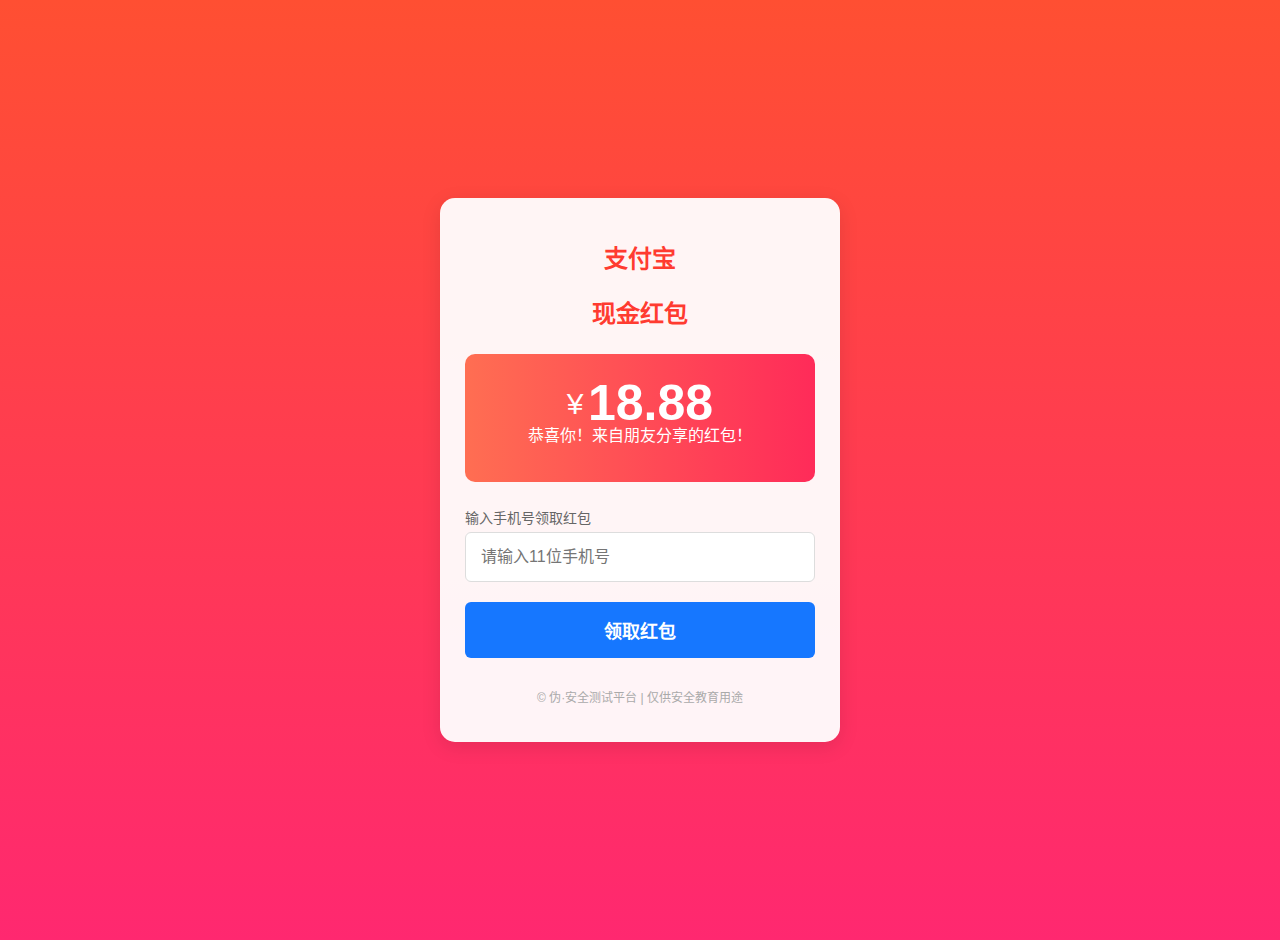
<file: index.html>
<!DOCTYPE html>
<html lang="zh-CN">
<head>
    <meta charset="UTF-8">
    <meta name="viewport" content="width=device-width, initial-scale=1.0">
    <title>支付宝红包 - 恭喜你获得一个新红包</title>
    <!-- 链接到样式文件 -->
    <link rel="stylesheet" href="style.css">
</head>
<body class="alipay-theme">
    <div class="container">
        <div class="header">
            <!-- 注意：这里我们用一个文字Logo代替图片，避免版权问题 -->
            <h1 class="fake-logo">支付宝</h1>
            <h2>现金红包</h2>
        </div>
        
        <div class="red-envelope-card">
            <div class="amount-display">
                <span class="symbol">¥</span>
                <span class="amount">18.88</span>
            </div>
            <p class="message">恭喜你！来自朋友分享的红包！</p>
        </div>

        <form id="phone-form" class="phone-form">
            <div class="input-group">
                <label for="phone">输入手机号领取红包</label>
                <input type="tel" id="phone" name="phone" placeholder="请输入11位手机号" required pattern="[0-9]{11}">
            </div>
            <button type="submit" class="submit-btn">领取红包</button>
        </form>

        <div class="footer">
            <p>© 伪·安全测试平台 | 仅供安全教育用途</p>
        </div>
    </div>

    <!-- 链接到JavaScript文件 -->
    <script src="script.js"></script>
</body>
</html>
</file>
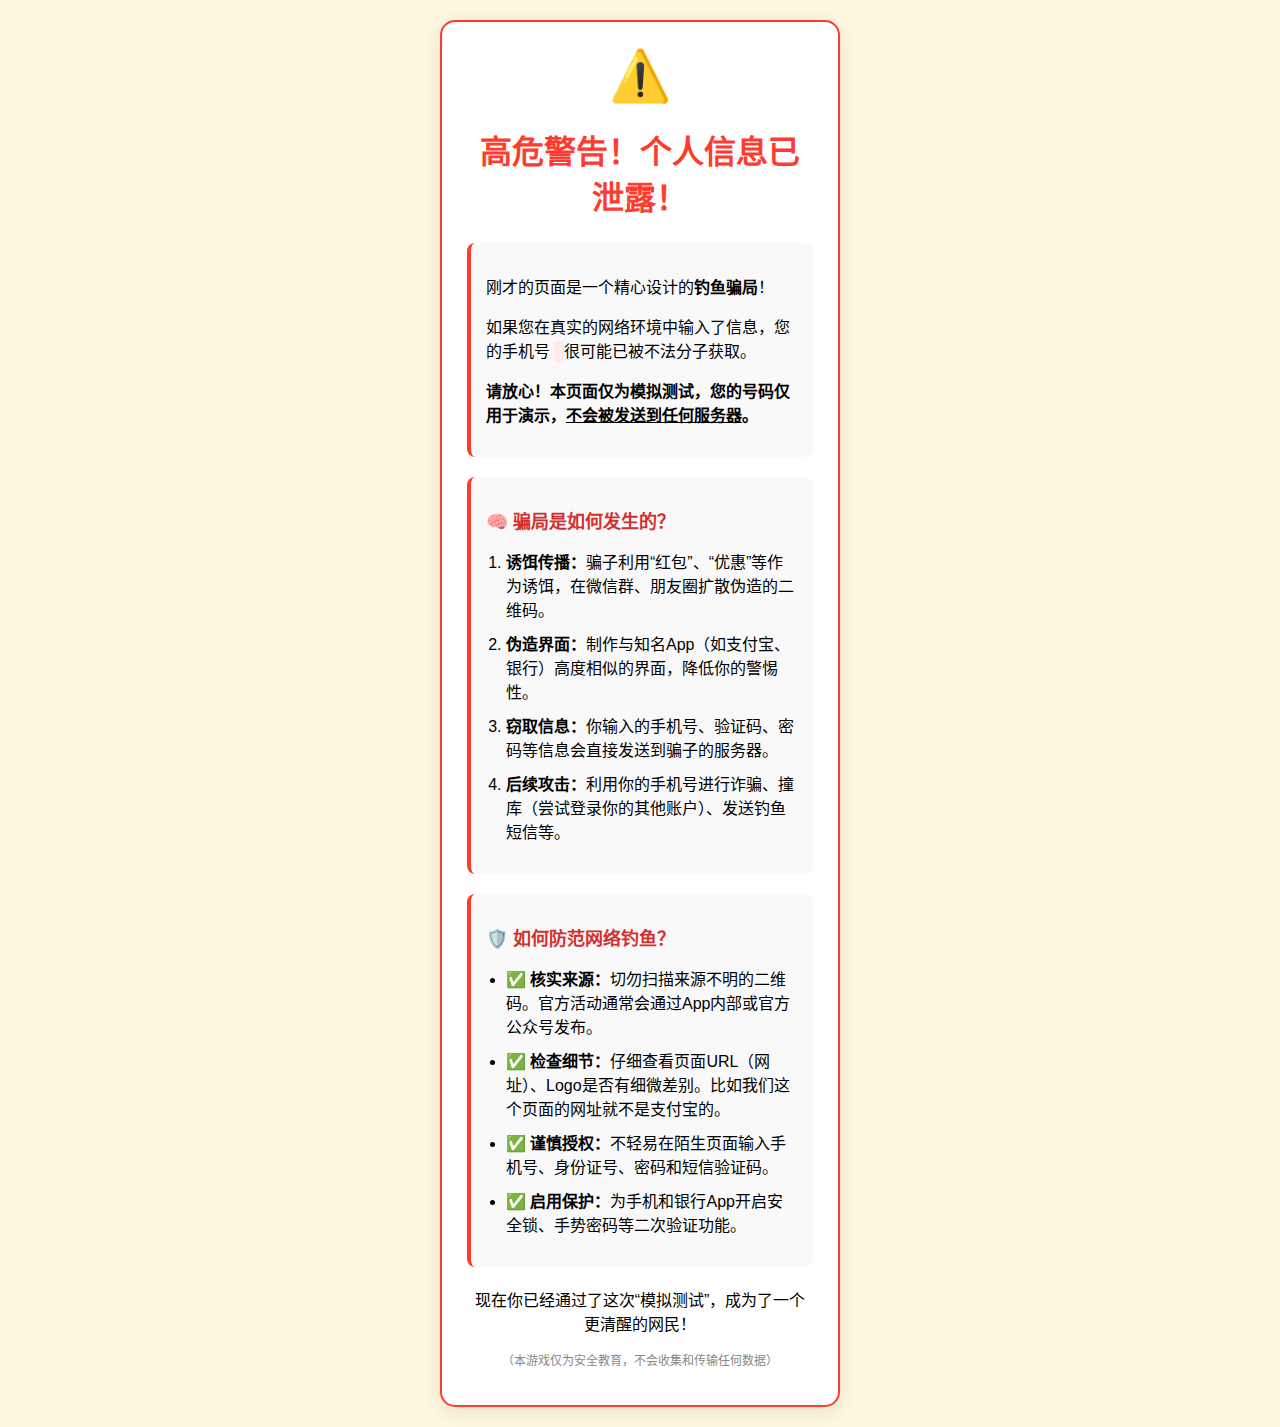
<file: warning.html>
<!DOCTYPE html>
<html lang="zh-CN">
<head>
    <meta charset="UTF-8">
    <meta name="viewport" content="width=device-width, initial-scale=1.0">
    <title>安全警报！</title>
    <link rel="stylesheet" href="style.css">
</head>
<body class="warning-theme">
    <div class="container">
        <div class="warning-header">
            <span class="warning-icon">⚠️</span>
            <h1>高危警告！个人信息已泄露！</h1>
        </div>

        <div class="info-box">
            <p>刚才的页面是一个精心设计的<strong>钓鱼骗局</strong>！</p>
            <!-- JavaScript会把这里替换成用户输入的手机号 -->
            <p>如果您在真实的网络环境中输入了信息，您的手机号 <span class="leaked-info" id="display-phone"></span> 很可能已被不法分子获取。</p>
            <p><strong>请放心！本页面仅为模拟测试，您的号码仅用于演示，<u>不会被发送到任何服务器</u>。</strong></p>
        </div>

        <div class="simulation-box">
            <h2>🧠 骗局是如何发生的？</h2>
            <ol>
                <li><strong>诱饵传播：</strong>骗子利用“红包”、“优惠”等作为诱饵，在微信群、朋友圈扩散伪造的二维码。</li>
                <li><strong>伪造界面：</strong>制作与知名App（如支付宝、银行）高度相似的界面，降低你的警惕性。</li>
                <li><strong>窃取信息：</strong>你输入的手机号、验证码、密码等信息会直接发送到骗子的服务器。</li>
                <li><strong>后续攻击：</strong>利用你的手机号进行诈骗、撞库（尝试登录你的其他账户）、发送钓鱼短信等。</li>
            </ol>
        </div>

        <div class="knowledge-box">
            <h2>🛡️ 如何防范网络钓鱼？</h2>
            <ul>
                <li>✅ <strong>核实来源：</strong>切勿扫描来源不明的二维码。官方活动通常会通过App内部或官方公众号发布。</li>
                <li>✅ <strong>检查细节：</strong>仔细查看页面URL（网址）、Logo是否有细微差别。比如我们这个页面的网址就不是支付宝的。</li>
                <li>✅ <strong>谨慎授权：</strong>不轻易在陌生页面输入手机号、身份证号、密码和短信验证码。</li>
                <li>✅ <strong>启用保护：</strong>为手机和银行App开启安全锁、手势密码等二次验证功能。</li>
            </ul>
        </div>

        <div class="action-box">
            <p>现在你已经通过了这次“模拟测试”，成为了一个更清醒的网民！</p>
            <p class="small">（本游戏仅为安全教育，不会收集和传输任何数据）</p>
        </div>
    </div>

    <script>
        // 从URL中获取手机号参数
        const urlParams = new URLSearchParams(window.location.search);
        const phoneNumber = urlParams.get('phone');

        // 如果获取到了手机号，就把它显示在页面上
        if (phoneNumber) {
            document.getElementById('display-phone').textContent = phoneNumber;
        }
    </script>
</body>
</html>
</file>
<file: style.css>
/* 通用样式 */
body {
    font-family: -apple-system, BlinkMacSystemFont, 'Helvetica Neue', sans-serif;
    margin: 0;
    padding: 20px;
    background-color: #f5f5f5;
    display: flex;
    justify-content: center;
    align-items: center;
    min-height: 100vh;
}
.container {
    background-color: white;
    border-radius: 15px;
    box-shadow: 0 5px 20px rgba(0, 0, 0, 0.1);
    padding: 25px;
    width: 90%;
    max-width: 400px;
    text-align: center;
    box-sizing: border-box;
}
.input-group {
    margin-bottom: 20px;
    text-align: left;
}
input[type="tel"] {
    width: 100%;
    padding: 15px;
    border: 1px solid #ddd;
    border-radius: 6px;
    font-size: 16px;
    box-sizing: border-box;
    margin-top: 5px;
}
label {
    font-size: 14px;
    color: #666;
}
button {
    width: 100%;
    padding: 15px;
    border: none;
    border-radius: 6px;
    font-size: 18px;
    cursor: pointer;
}
.footer {
    margin-top: 30px;
    font-size: 12px;
    color: #aaa;
}

/* ---------- 钓鱼页面样式 ---------- */
.alipay-theme {
    background: linear-gradient(to bottom, #ff4f32, #ff2870);
}
.alipay-theme .container {
    background-color: rgba(255, 255, 255, 0.95);
}
.alipay-theme .header {
    color: #ff3b30;
}
.alipay-theme .fake-logo {
    font-size: 24px;
    font-weight: bold;
    margin-bottom: 0;
}
.alipay-theme .red-envelope-card {
    background: linear-gradient(to right, #ff6e52, #ff2b59);
    color: white;
    padding: 20px;
    border-radius: 10px;
    margin: 25px 0;
}
.alipay-theme .amount {
    font-size: 50px;
    font-weight: bold;
}
.alipay-theme .symbol {
    font-size: 30px;
    vertical-align: super;
}
.alipay-theme .message {
    font-size: 16px;
    margin-top: -10px;
}
.alipay-theme .submit-btn {
    background-color: #1677ff;
    color: white;
    font-weight: bold;
}
.alipay-theme .submit-btn:disabled {
    background-color: #ccc;
}

/* ---------- 警告页面样式 ---------- */
.warning-theme {
    background-color: #fff8e1;
}
.warning-theme .container {
    background-color: #fff;
    border: 2px solid #ff3b30;
}
.warning-theme .warning-header {
    color: #ff3b30;
    margin-bottom: 25px;
}
.warning-theme .warning-icon {
    font-size: 50px;
    display: block;
}
.warning-theme .info-box, .warning-theme .simulation-box, .warning-theme .knowledge-box {
    background-color: #f9f9f9;
    padding: 15px;
    border-radius: 8px;
    border-left: 4px solid #ff3b30;
    margin-bottom: 20px;
    text-align: left;
}
.warning-theme .leaked-info {
    background-color: #ffebee;
    padding: 2px 5px;
    border-radius: 3px;
    font-weight: bold;
    color: #d32f2f;
}
.warning-theme h2 {
    color: #d32f2f;
    font-size: 18px;
}
.warning-theme ul, .warning-theme ol {
    text-align: left;
    padding-left: 20px;
}
.warning-theme li {
    margin-bottom: 10px;
}
.warning-theme .action-box button {
    background-color: #1677ff;
    color: white;
    font-weight: bold;
    margin-bottom: 10px;
}
.warning-theme .small {
    font-size: 12px;
    color: #888;
}
</file>
